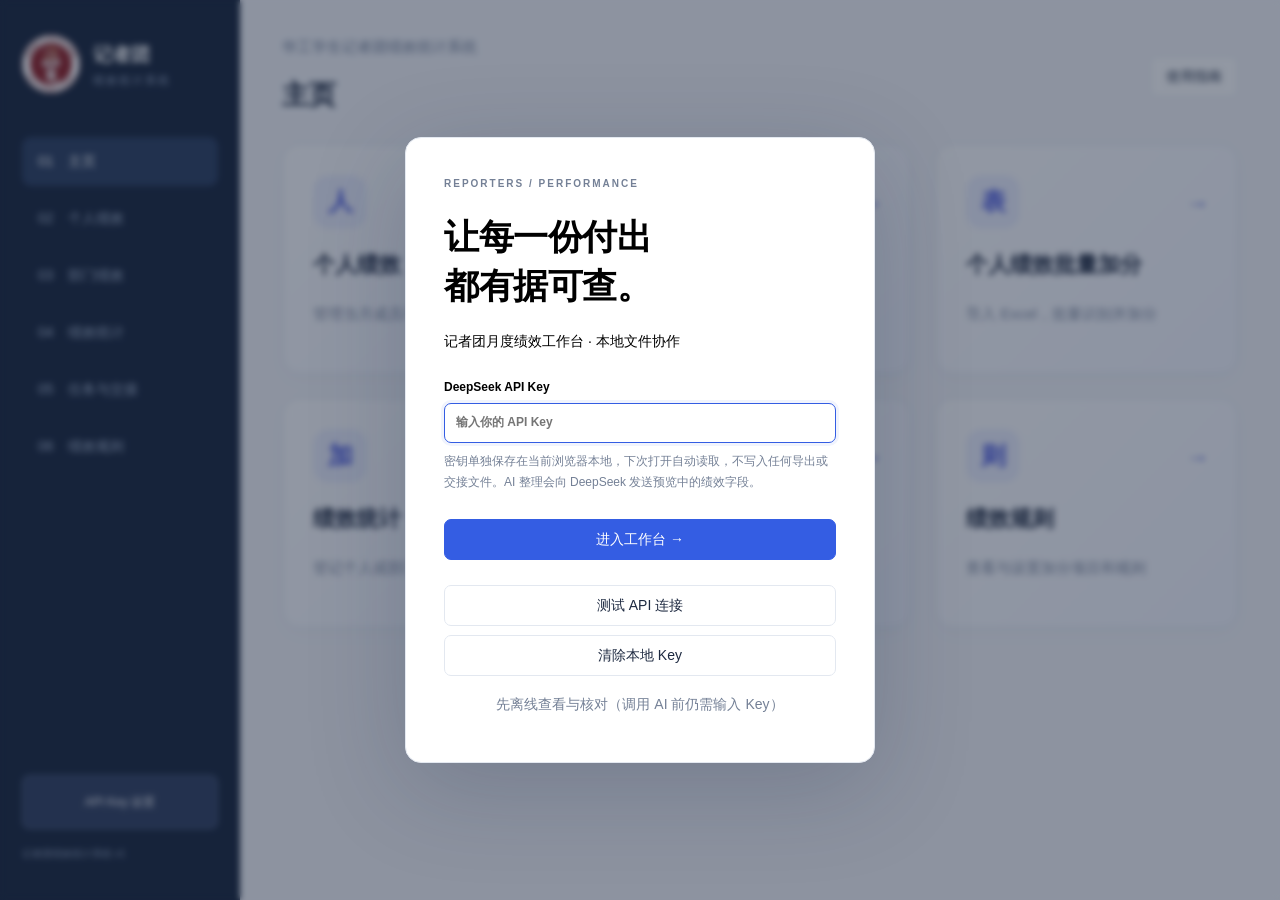
<file: index.html>
<!doctype html>
<html lang="zh-CN"><head><meta charset="utf-8"><meta name="viewport" content="width=device-width,initial-scale=1">
<meta http-equiv="Content-Security-Policy" content="default-src 'self' file:; script-src 'self' file:; style-src 'self' file:; connect-src https://api.deepseek.com; img-src 'self' file: data:; object-src 'none'; base-uri 'none'">
<title>华工学生记者团绩效统计系统</title><link rel="stylesheet" href="style.css"></head>
<body>
<dialog id="keyDialog" class="welcome"><form id="keyForm"><div class="eyebrow">REPORTERS / PERFORMANCE</div><h1>让每一份付出<br>都有据可查。</h1><p>记者团月度绩效工作台 · 本地文件协作</p><label>DeepSeek API Key<input id="apiKey" type="password" placeholder="输入你的 API Key" autocomplete="off" spellcheck="false" required></label><p class="subtle">密钥单独保存在当前浏览器本地，下次打开自动读取，不写入任何导出或交接文件。AI 整理会向 DeepSeek 发送预览中的绩效字段。</p><button class="primary" type="submit">进入工作台 →</button><p id="keyTestStatus" class="subtle" role="status"></p><button id="testKey" type="button">测试 API 连接</button><button id="clearKey" type="button">清除本地 Key</button><button id="offlineEntry" type="button" class="text-button">先离线查看与核对（调用 AI 前仍需输入 Key）</button></form></dialog>
<aside><div class="brand"><img class="brand-logo" src="assets/reporter-logo.jpg" alt="华工学生记者团团徽"><div>记者团<span>绩效统计系统</span></div></div><nav id="nav"></nav><div class="aside-foot"><button id="keySettings" type="button">API Key 设置</button><small>记者团绩效统计系统 v1</small></div></aside>
<main><header><div><div class="system-title" id="modeLabel">华工学生记者团绩效统计系统</div><h1 id="pageTitle">主页</h1></div><div class="header-actions"><button id="usageGuide" type="button">使用指南</button></div></header>
<div id="notice" role="status" aria-live="polite"></div><div id="content"></div></main>
<dialog id="editDialog"><form id="editForm"><div class="dialog-head"><h2 id="editTitle"></h2><button type="button" id="closeEdit">关闭</button></div><div id="editFields" class="form-grid"></div><div class="dialog-foot"><button type="button" id="deleteEditedMember" class="danger" hidden>删除成员</button><button type="button" id="deleteBonusProject" class="danger" hidden>删除加分项目</button><button id="editSubmit" class="primary" type="submit">保存</button></div></form></dialog>
<dialog id="aiDialog"><h2>确认发送给 DeepSeek 的内容</h2><p>只发送下方绩效字段和用于匹配的姓名、部门。电话号码、学号、邮箱等列不会发送。原始表格本地保存，不整份上传。</p><p id="aiBatchInfo"></p><pre id="aiPreview"></pre><div class="dialog-foot"><button id="cancelAI">取消</button><button id="runAI" class="primary">开始自动整理</button></div></dialog>
<dialog id="memberPicker"><div class="dialog-head"><h2 id="memberPickerTitle">选择部门</h2><button id="closeMemberPicker" type="button">关闭</button></div><div id="memberPickerContent"></div></dialog>
<dialog id="scoreDialog"><div class="dialog-head"><h2 id="scoreTitle">确认绩效加分</h2><button id="closeScore" type="button">返回修改</button></div><p id="scoreSummary"></p><div id="scoreRows"></div><div id="scoreCalculation"></div><div class="dialog-foot"><button id="confirmScore" class="primary" type="button">确认加分</button></div></dialog>
<input id="restoreFile" type="file" accept=".zip" hidden><script src="vendor/jszip.min.js"></script><script src="vendor/xlsx.full.min.js"></script><script src="engine.js"></script><script src="score-entry.js"></script><script src="progress-store.js"></script><script src="transfer-data.js"></script><script src="share-files.js"></script><script src="app.js"></script>
</body></html>
</file>
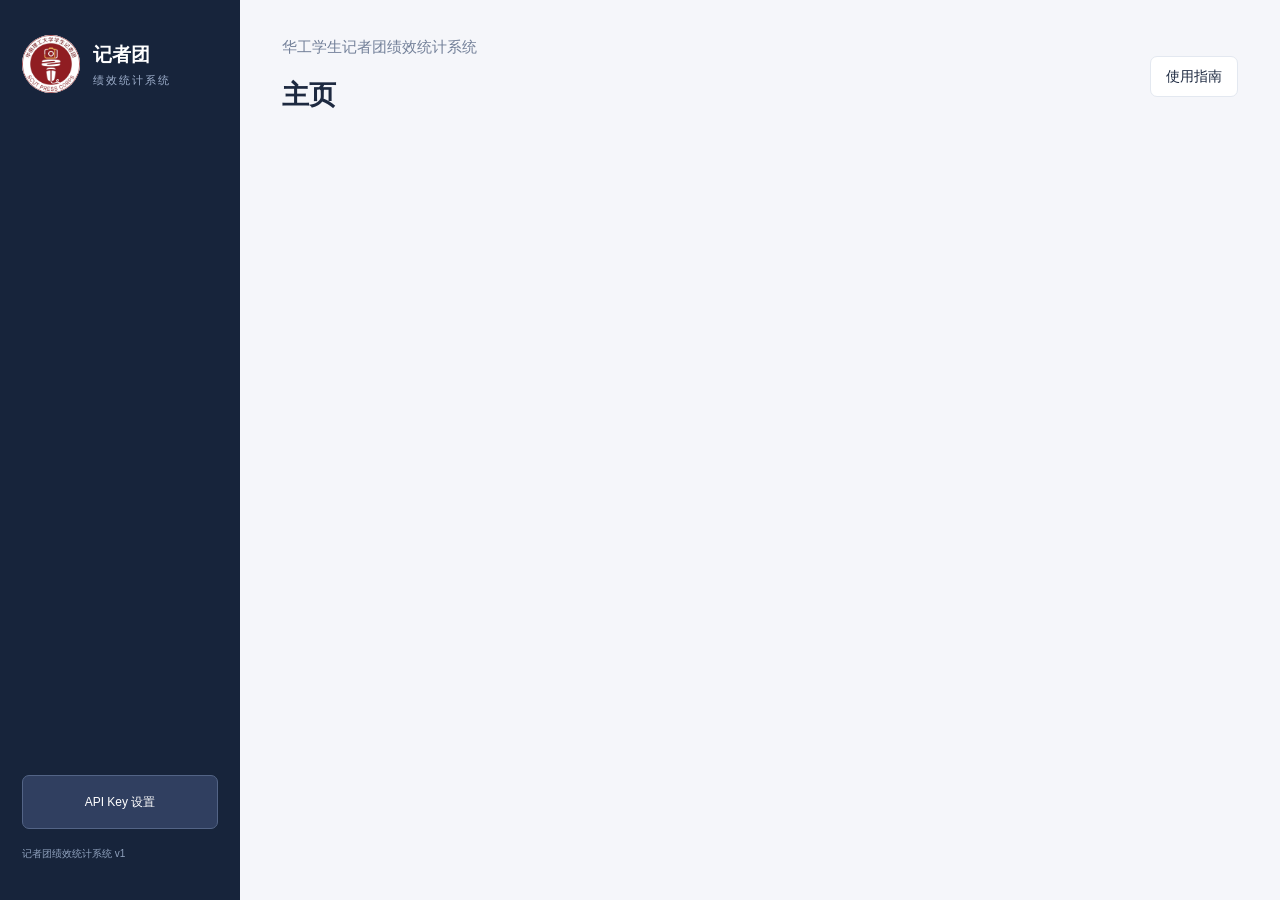
<file: 开始使用.html>
<!doctype html><html lang="zh-CN"><head><meta charset="utf-8"><meta name="viewport" content="width=device-width,initial-scale=1"><meta http-equiv="refresh" content="0;url=index.html"><title>华工学生记者团绩效统计系统</title></head><body><a href="index.html">点击进入记者团绩效统计系统</a></body></html>
</file>
<file: style.css>
:root{--bg:#f5f6fa;--ink:#1d2940;--muted:#748096;--line:#e3e8f0;--blue:#345de3;--soft:#edf1ff;--red:#b34343;--green:#227a64}*{box-sizing:border-box}body{margin:0;background:var(--bg);color:var(--ink);font:14px/1.65 'Microsoft YaHei','PingFang SC',sans-serif}aside{width:240px;position:fixed;inset:0 auto 0 0;background:#17243b;color:#d1daec;padding:35px 22px;display:flex;flex-direction:column}.brand{display:flex;gap:13px;align-items:center;font-weight:700;font-size:19px;color:white}.brand span:not(.brand-icon){display:block;font-size:11px;font-weight:400;color:#9daecb;letter-spacing:2px}.brand-icon{background:#456be9;border-radius:13px;padding:8px 12px}nav{margin-top:44px;display:grid;gap:8px}nav button{background:none;color:#a8b8d1;border:0;text-align:left;padding:13px 16px;border-radius:9px;font-size:14px}nav button.active{background:#2b3e60;color:#fff}.aside-foot{margin-top:auto;font-size:12px;line-height:2.2}.aside-foot small{color:#8fa1bd}.dot{display:inline-block;background:#78c9ac;width:6px;height:6px;border-radius:50%;margin-right:5px}main{margin-left:240px;padding:35px 42px;max-width:1800px}header{display:flex;justify-content:space-between;align-items:center;gap:18px;margin-bottom:26px}.eyebrow{font-size:10px;letter-spacing:2px;color:var(--muted);font-weight:700}h1{font-size:27px;margin:6px 0 0;letter-spacing:-.5px}h2{font-size:18px;margin:0 0 14px}h3{font-size:15px;margin:0 0 10px}p{margin:8px 0 16px}.header-actions,.toolbar,.dialog-foot{display:flex;gap:10px;align-items:center;flex-wrap:wrap}button,.button{font:inherit;border:1px solid var(--line);background:white;color:var(--ink);padding:8px 15px;border-radius:7px;cursor:pointer;display:inline-block;text-decoration:none}button:hover,.button:hover{border-color:#a9b8e5;background:#f4f6ff}button:disabled{opacity:.45;cursor:not-allowed}.primary{background:var(--blue);border-color:var(--blue);color:white}.primary:hover{background:#2b4bc0;color:white}.danger{color:var(--red)}.text-button{border:0;background:none;color:var(--muted)}.badge{display:inline-block;background:var(--soft);color:#4260b5;padding:4px 10px;border-radius:6px;font-size:12px}.badge.warn{background:#fff1dc;color:#9c6519}.badge.ok{background:#e7f5ef;color:var(--green)}.card{background:white;border:1px solid var(--line);border-radius:13px;padding:24px;margin-bottom:22px}.card-title{display:flex;justify-content:space-between;align-items:center;margin-bottom:14px;gap:14px}.card-title h2{margin:0}.subtle{color:var(--muted);font-size:12px}.stats{display:grid;grid-template-columns:repeat(4,1fr);gap:17px;margin-bottom:24px}.stat{background:white;border:1px solid var(--line);border-radius:12px;padding:20px}.stat .number{font-size:32px;font-weight:700;line-height:1.7}.stat .label{color:var(--muted);font-size:12px}.two-col{display:grid;grid-template-columns:1fr 1fr;gap:22px}.steps{display:grid;gap:14px}.step{display:flex;gap:12px}.step b{background:var(--soft);color:var(--blue);border-radius:7px;padding:2px 9px;height:30px}.step p{margin:0;color:var(--muted);font-size:12px}.form-grid{display:grid;grid-template-columns:repeat(2,minmax(0,1fr));gap:15px}.form-grid .wide{grid-column:1/-1}label{display:block;font-size:12px;font-weight:600}input,select,textarea{width:100%;font:inherit;color:var(--ink);background:#fff;border:1px solid #d8e0ec;border-radius:7px;padding:9px 11px;outline:none;margin-top:5px}input:focus,select:focus,textarea:focus{border-color:var(--blue);box-shadow:0 0 0 3px #345de311}input[type=checkbox]{width:auto}textarea{min-height:75px;resize:vertical}.toolbar{margin-bottom:17px}.toolbar input,.toolbar select{width:auto;margin:0;min-width:140px}.table-wrap{overflow:auto;max-height:560px}table{width:100%;border-collapse:collapse;font-size:12px;white-space:nowrap}th{color:#66738b;background:#f7f9fc;text-align:left;font-weight:600;position:sticky;top:0}td,th{padding:12px 13px;border-bottom:1px solid #edf0f5}td.wrap{white-space:normal;min-width:200px;max-width:460px}td button{font-size:11px;padding:4px 8px;margin-right:5px}tr:hover td{background:#fafbfe}.empty{padding:42px;text-align:center;color:var(--muted)}#notice:not(:empty){padding:12px 16px;border-radius:8px;margin-bottom:20px;background:#e9f2ff;white-space:pre-wrap}#notice.error{background:#fff0ee;color:var(--red)}footer{color:var(--muted);font-size:11px;margin-top:20px}dialog{border:1px solid var(--line);border-radius:16px;padding:28px;width:min(850px,92vw);max-height:88vh;box-shadow:0 24px 100px #12244533}dialog::backdrop{background:#17243b77;backdrop-filter:blur(3px)}.welcome{width:470px;padding:38px}.welcome h1{font-size:35px;line-height:1.4;margin:20px 0}.welcome label{margin-top:25px}.welcome button{width:100%;margin-top:9px}.welcome .subtle{line-height:1.8}.dialog-head{display:flex;justify-content:space-between;align-items:center;margin-bottom:18px}.dialog-head h2{margin:0}.dialog-foot{justify-content:flex-end;margin-top:22px}pre{background:#f3f5f9;padding:15px;border-radius:8px;max-height:350px;overflow:auto;white-space:pre-wrap;font-size:11px}details{white-space:normal}details summary{cursor:pointer;color:var(--blue)}.issue{padding:16px 0;border-bottom:1px solid var(--line)}.issue p{margin:5px 0;color:var(--muted);font-size:12px}.issue .toolbar{margin:10px 0 0}.issue input{min-width:280px;flex:1}.score{font-weight:700;color:var(--blue)}.hero{background:linear-gradient(105deg,#ebefff,#f3f7ff);border:1px solid #dce5fc;padding:25px;border-radius:13px;margin-bottom:24px}.hero h2{font-size:21px}.hero p{color:#667493}.fine{font-size:12px;color:var(--muted);white-space:normal}.upload{border:1px dashed #b5c3e3;border-radius:9px;padding:22px;background:#f9fbff}.inline{display:flex;gap:12px}.inline>*{flex:1}.chip{font-size:11px;padding:2px 8px;border-radius:5px;background:#eef2f8;color:#5a6d88}#aiDialog p{font-size:12px;color:var(--muted)}@media(max-width:1100px){aside{width:190px}main{margin-left:190px;padding:25px}header{align-items:flex-start;flex-direction:column}.stats{grid-template-columns:repeat(2,1fr)}.two-col{grid-template-columns:1fr}}@media(max-width:700px){aside{position:static;width:auto;padding:18px}nav{margin-top:18px;grid-template-columns:repeat(3,1fr);gap:3px}nav button{padding:8px;font-size:12px}.aside-foot{display:none}main{margin:0;padding:18px}.form-grid{grid-template-columns:1fr}.form-grid .wide{grid-column:auto}.stats{gap:8px}.stat{padding:13px}.header-actions{gap:5px}}

.roster-filters{margin-top:22px;padding-bottom:20px;border-bottom:1px solid var(--line)}.roster-filters input{flex:1;min-width:220px}.roster-batch{font-size:12px;color:var(--muted)}.roster-batch span{margin-right:auto}.roster-pagination{display:flex;justify-content:space-between;align-items:center;gap:16px;margin-top:20px;color:var(--muted);font-size:12px}.roster-pagination>div{display:flex;align-items:center;gap:15px}#rosterBody input[type=checkbox]{width:16px;height:16px;margin:0;vertical-align:middle;accent-color:var(--blue)}#rosterBody th:first-child,#rosterBody td:first-child{width:45px;text-align:center}@media(max-width:700px){.roster-pagination{align-items:flex-start;flex-direction:column}.roster-filters input{width:100%}}

#deleteEditedMember{margin-right:auto}#deleteEditedMember[hidden]{display:none}

#editSubmit[hidden]{display:none}.operation-tabs{background:white;padding:10px;border:1px solid var(--line);border-radius:10px}.operation-tabs button{border:0}.operation-tabs .primary{color:white}.table-wrap input[id^="rule-name-"]{min-width:260px;margin:0}.table-wrap input[id^="rule-score-"]{width:105px;margin:0}.table-wrap input[type="checkbox"]{width:16px;height:16px;accent-color:var(--blue)}.toolbar label:has(#performanceMonth){display:flex;align-items:center;gap:12px}.toolbar #performanceMonth{margin:0}

.table-wrap input[id^="rule-remarks-"]{min-width:320px;margin:0}#autoSaveStatus{font-size:12px;white-space:nowrap}

.bonus-projects{display:flex;flex-wrap:wrap;gap:10px}.bonus-projects button{font-size:13px}.table-wrap select[data-rule-project]{min-width:150px;margin:0}

#scoreText{min-height:180px;resize:vertical}#scoreDialog{width:min(1400px,95vw);max-width:95vw;max-height:90vh;overflow:auto}#scoreRows .table-wrap{max-height:52vh;overflow:auto}#scoreRows th{position:sticky;top:0;background:#f6f8fb}#scoreRows input[type="text"]{min-width:190px}#scoreRows input[type="date"]{min-width:135px}#scoreRows select{min-width:230px}#scoreRows details{min-width:190px}#scoreRows details label{display:block;margin:8px 0}#scoreRows input,#scoreRows select{margin:0}#scoreRows .fine{max-width:300px;white-space:normal}#scoreCalculation{margin-top:20px}#scoreRows summary{cursor:pointer;color:var(--blue)}

.rules-heading{display:flex;align-items:center;justify-content:space-between;gap:20px;flex-wrap:wrap;margin-bottom:16px}.rules-heading h2,.rules-heading .toolbar{margin:0}.detail-content{white-space:pre-wrap;min-width:160px;max-width:440px}#deleteBonusProject{margin-right:auto}#deleteBonusProject[hidden]{display:none}

.member-picker-grid{display:grid;grid-template-columns:repeat(auto-fit,minmax(190px,1fr));gap:12px}.member-picker-grid button{text-align:left;min-height:72px}.member-picker-grid button span{display:block;margin-top:6px;color:var(--muted,#8490a7);font-size:13px}.member-picker-control{min-height:52px}

#adjustmentTargets.form-grid{display:grid;grid-template-columns:repeat(2,minmax(0,1fr));gap:16px}.picker-search-toolbar{justify-content:space-between}.picker-search{display:flex;gap:10px;align-items:center;max-width:100%}.picker-search input{max-width:260px}@media(max-width:650px){#adjustmentTargets.form-grid{grid-template-columns:1fr}.picker-search{width:100%}}

.member-picker-control .manual-rule-button{margin-left:auto}

.score-month-control{margin-bottom:18px}.score-month-control label{display:flex;align-items:center;gap:12px}.score-month-control input{width:180px}

.pending-number{font-size:34px;font-weight:700;line-height:1.3;color:var(--blue)}#manualScoreValue{display:contents}.two-col ol{padding-left:22px;margin:0}.two-col li+li{margin-top:12px}
/* Transfer page: separate labels, comfortable control spacing and distinct data panels. */
.transfer-page .card{padding:28px;margin-bottom:24px}.transfer-page .card-title{margin-bottom:10px}.transfer-page h2{font-size:19px}.transfer-description{color:var(--muted);font-size:13px;line-height:1.8;margin:0 0 24px}.transfer-sheet-grid,.transfer-data-grid{display:grid;grid-template-columns:repeat(2,minmax(0,1fr));gap:24px}.transfer-form{display:grid;grid-template-columns:repeat(2,minmax(0,1fr));gap:20px 22px;align-items:end}.transfer-form label{font-size:13px;line-height:1.6;color:#536079}.transfer-form select{display:block;width:100%;min-height:44px;margin-top:9px;font-size:14px;font-weight:400}.transfer-action{grid-column:1/-1;padding-top:2px}.transfer-action button{min-height:44px;padding:10px 20px}.transfer-panel{background:#f8faff;border:1px solid #e6ebf5;border-radius:10px;padding:24px}.transfer-panel h3{font-size:16px;margin:0 0 22px}.transfer-panel>p{font-size:13px;color:var(--muted);margin:-8px 0 22px;line-height:1.8}.transfer-panel .button{font-size:14px;font-weight:400;padding:10px 18px}.transfer-note{font-size:12px;line-height:1.9;color:var(--muted);margin:22px 0 0;padding-top:18px;border-top:1px solid var(--line)}@media(max-width:1050px){.transfer-sheet-grid,.transfer-data-grid{grid-template-columns:1fr;gap:20px}.transfer-sheet-grid .card{margin-bottom:0}.transfer-sheet-grid{margin-bottom:24px}}@media(max-width:600px){.transfer-page .card{padding:22px}.transfer-panel{padding:20px}.transfer-form{grid-template-columns:1fr;gap:18px}.transfer-action button{width:100%}.transfer-page h2{font-size:18px}}
.transfer-form-multi>label{grid-column:1/-1}.transfer-department-options{grid-column:1/-1;min-width:0;border:1px solid var(--line);border-radius:10px;margin:0;padding:16px 18px 18px}.transfer-department-options legend{padding:0 6px;font-size:13px;font-weight:600;color:#536079}.transfer-department-options legend span{font-size:11px;font-weight:400;color:var(--muted);margin-left:6px}.transfer-department-grid{display:grid;grid-template-columns:repeat(2,minmax(0,1fr));gap:10px 16px}.transfer-department-options label{display:flex;align-items:center;gap:9px;font-size:13px;font-weight:400;cursor:pointer}.transfer-department-options input{width:16px;height:16px;margin:0;accent-color:var(--blue);flex-shrink:0}.transfer-all{padding-bottom:12px;margin-bottom:12px;border-bottom:1px solid var(--line)}.import-view-button{font-size:13px;padding:10px 18px;color:var(--blue);border-color:#cbd7f6;background:#f6f8ff}.import-history .table-wrap{max-height:56vh}.import-history td button{padding:7px 12px}.import-history .toolbar{gap:14px}.rule-entry-grid{display:grid;grid-template-columns:repeat(2,minmax(0,1fr));gap:24px;padding:10px 0 12px}.rule-entry{display:flex;align-items:center;gap:20px;text-align:left;min-height:146px;padding:28px;border:1px solid #dbe4fb;border-radius:16px;background:linear-gradient(120deg,#f1f5ff,#fff);box-shadow:0 5px 16px #253f7810;transition:transform .18s,box-shadow .18s,border-color .18s}.rule-entry:hover{transform:translateY(-3px);box-shadow:0 10px 24px #253f781c;border-color:#92a9eb;background:linear-gradient(120deg,#eaf0ff,#fdfdff)}.rule-entry:focus-visible{outline:3px solid #9ab3ff;outline-offset:3px}.rule-entry-icon{display:flex;align-items:center;justify-content:center;width:58px;height:58px;flex-shrink:0;border-radius:15px;background:#4567e8;color:white;font-size:24px;font-weight:700;box-shadow:0 6px 12px #4567e825}.rule-entry-text{display:block;flex:1;min-width:0}.rule-entry-text strong{display:block;font-size:21px;line-height:1.5;font-weight:700;color:#233658}.rule-entry-text small{display:block;font-size:13px;line-height:1.7;margin-top:9px;color:#77849b}.rule-entry-arrow{font-size:25px;color:#4869dd}.department-rule-entry{background:linear-gradient(120deg,#edf8f6,#fff);border-color:#d5eae5}.department-rule-entry .rule-entry-icon{background:#2a8f7c;box-shadow:0 6px 12px #2a8f7c25}.department-rule-entry .rule-entry-arrow{color:#2a8f7c}.department-rule-entry:hover{background:linear-gradient(120deg,#e5f5f0,#fff);border-color:#80bcb0}@media(max-width:1050px){.rule-entry-grid{grid-template-columns:1fr}.rule-entry{min-height:130px}}@media(max-width:600px){.rule-entry{padding:22px;gap:15px;min-height:122px}.rule-entry-text strong{font-size:18px}.rule-entry-text small{font-size:12px}.rule-entry-icon{width:48px;height:48px;font-size:21px}.transfer-department-grid{grid-template-columns:1fr}}

.brand-logo{width:58px;height:58px;border-radius:50%;object-fit:contain;background:white;flex-shrink:0}.system-title{color:#738099;font-size:15px;margin-bottom:14px;line-height:1.6}.aside-foot button{width:100%;background:#303f60;color:white;border:1px solid #536486;padding:13px 20px;margin-bottom:14px}.aside-foot small{display:block}.home-functions{display:grid;grid-template-columns:repeat(3,minmax(0,1fr));gap:24px}.home-function{position:relative;display:flex;flex-direction:column;align-items:flex-start;gap:18px;min-height:230px;padding:30px;text-align:left;border:1px solid #dce3f0;border-radius:18px;background:linear-gradient(135deg,#fff,#f5f7ff);box-shadow:0 8px 22px #22325105;transition:transform .2s,box-shadow .2s}.home-function:hover{transform:translateY(-3px);box-shadow:0 12px 24px #39498714}.home-icon{display:grid;place-items:center;width:54px;height:54px;border-radius:15px;background:#edf0ff;color:#4b59df;font-size:25px;font-weight:700}.home-function strong{font-size:22px;color:#202b42}.home-function>span:last-of-type{font-size:15px;line-height:1.7;color:#7e899f}.home-function>b{position:absolute;right:28px;top:40px;font-size:23px;color:#5664d8}.usage-guide ol{padding-left:24px;margin:0}.usage-guide li{padding:12px 0;line-height:1.9;color:#56627a}.usage-guide strong{display:block;color:#243047;margin-bottom:4px}.transfer-select-field{display:flex;flex-direction:column;align-items:flex-start;gap:12px}.transfer-select-field>span{font-weight:700;color:#56627a}.transfer-select-field p{margin:0;line-height:1.7}.import-panel-actions{display:flex;flex-wrap:wrap;gap:16px;align-items:center}.transfer-picker .transfer-department-grid{gap:16px;padding:20px 0}.transfer-picker label{padding:12px;cursor:pointer}.transfer-picker .transfer-all{border-bottom:1px solid #e0e6f2}.import-history{overflow-x:auto}@media(max-width:1200px){.home-functions{grid-template-columns:repeat(2,minmax(0,1fr))}}@media(max-width:700px){.home-functions{grid-template-columns:1fr}.aside-foot{display:block}.home-function{min-height:190px}.system-title{font-size:13px}}

.transfer-selection{width:100%;padding:14px 16px;border:1px solid #dbe3ff;background:#f5f7ff;border-radius:10px}.transfer-selection strong{display:block;font-size:13px;color:#4b5cad;margin-bottom:10px}.selected-department-tags{display:flex;gap:8px;flex-wrap:wrap}.selected-department-tags span{background:#e7ecff;color:#3f53ae;border-radius:7px;padding:5px 12px;font-size:14px}
</file>
